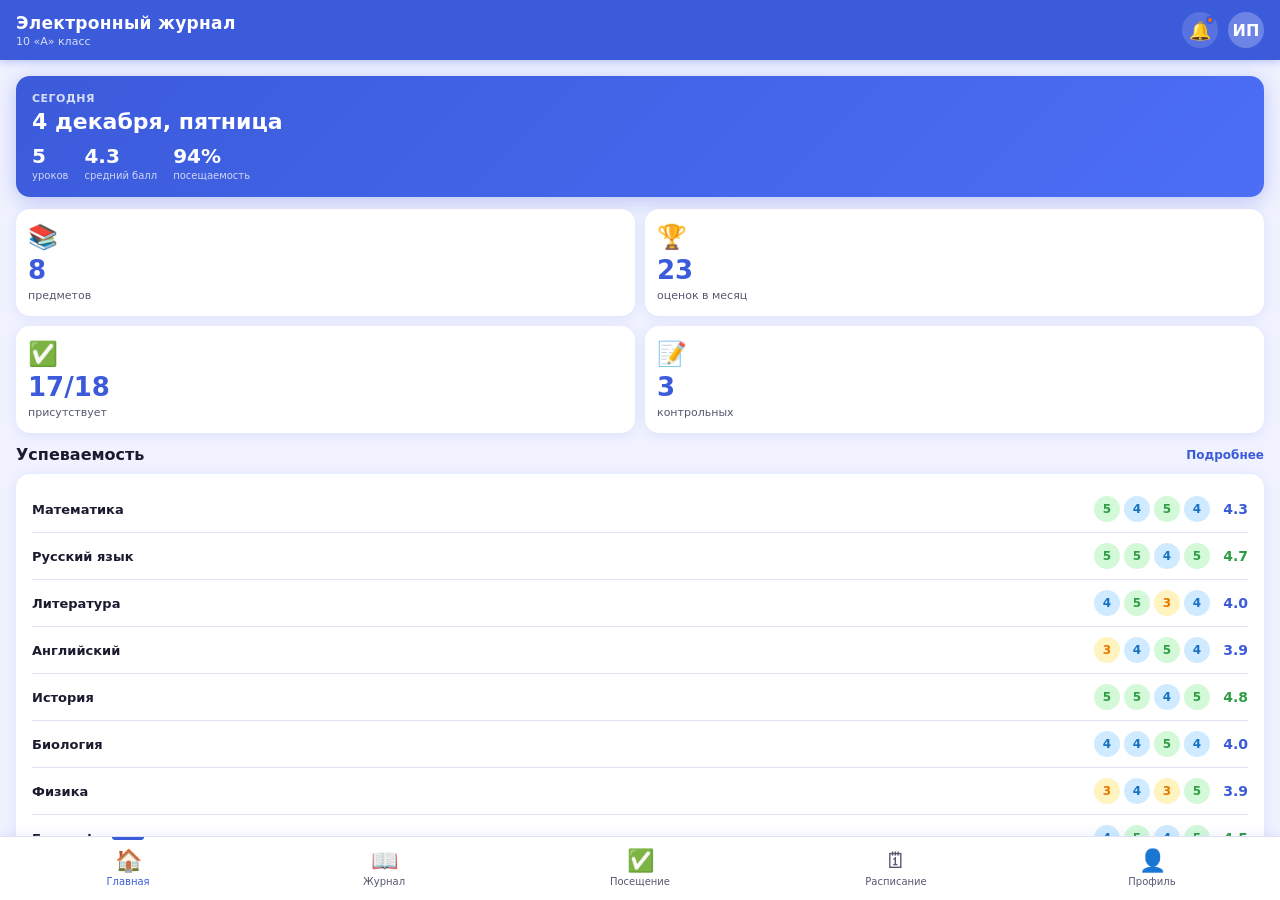
<file: index.html>
<!DOCTYPE html>
<html lang="ru">
<head>
  <meta charset="UTF-8" />
  <meta name="viewport" content="width=device-width, initial-scale=1.0, maximum-scale=1.0, user-scalable=no" />
  <title>Электронный журнал</title>
  <style>
    /* ===== RESET & BASE ===== */
    *, *::before, *::after { box-sizing: border-box; margin: 0; padding: 0; }
    :root {
      --primary:   #3b5bdb;
      --primary-l: #4c6ef5;
      --primary-d: #2f4ac5;
      --accent:    #f76707;
      --success:   #2f9e44;
      --warning:   #e67700;
      --danger:    #c92a2a;
      --bg:        #f0f2ff;
      --card:      #ffffff;
      --text:      #1a1b2e;
      --text-2:    #555770;
      --border:    #dde1f5;
      --nav-h:     64px;
      --header-h:  60px;
      --radius:    14px;
      --shadow:    0 2px 12px rgba(59,91,219,.10);
    }
    html, body { height: 100%; font-family: 'Segoe UI', system-ui, sans-serif; background: var(--bg); color: var(--text); overflow: hidden; }
    button { cursor: pointer; border: none; background: none; font: inherit; }
    input, select { font: inherit; }

    /* ===== LAYOUT ===== */
    #app { display: flex; flex-direction: column; height: 100vh; }
    #header {
      height: var(--header-h);
      background: var(--primary);
      color: #fff;
      display: flex; align-items: center; justify-content: space-between;
      padding: 0 16px;
      flex-shrink: 0;
      box-shadow: 0 2px 8px rgba(59,91,219,.3);
      position: relative;
      z-index: 10;
    }
    #header h1 { font-size: 17px; font-weight: 700; letter-spacing: .3px; }
    #header .subtitle { font-size: 11px; opacity: .8; margin-top: 2px; }
    .header-left { display: flex; flex-direction: column; }
    .header-right { display: flex; align-items: center; gap: 10px; }
    .avatar {
      width: 36px; height: 36px; border-radius: 50%;
      background: rgba(255,255,255,.25);
      display: flex; align-items: center; justify-content: center;
      font-size: 16px; font-weight: 700; color: #fff;
    }
    .notif-btn {
      width: 36px; height: 36px; border-radius: 50%;
      background: rgba(255,255,255,.15);
      display: flex; align-items: center; justify-content: center;
      font-size: 18px; color: #fff; position: relative;
    }
    .notif-badge {
      position: absolute; top: 4px; right: 4px;
      width: 8px; height: 8px; border-radius: 50%;
      background: var(--accent); border: 2px solid var(--primary);
    }

    #content { flex: 1; overflow-y: auto; -webkit-overflow-scrolling: touch; }
    .page { display: none; padding: 16px 16px 80px; animation: fadeIn .2s ease; }
    .page.active { display: block; }
    @keyframes fadeIn { from { opacity: 0; transform: translateY(6px); } to { opacity: 1; transform: translateY(0); } }

    /* ===== BOTTOM NAV ===== */
    #nav {
      height: var(--nav-h);
      background: var(--card);
      border-top: 1px solid var(--border);
      display: flex;
      flex-shrink: 0;
      box-shadow: 0 -2px 12px rgba(59,91,219,.08);
      position: relative; z-index: 10;
    }
    .nav-item {
      flex: 1; display: flex; flex-direction: column;
      align-items: center; justify-content: center; gap: 4px;
      color: var(--text-2); font-size: 10px; font-weight: 500;
      padding: 8px 0; position: relative; transition: color .2s;
    }
    .nav-item.active { color: var(--primary); }
    .nav-item .ico { font-size: 22px; line-height: 1; }
    .nav-item::after {
      content: ''; position: absolute; top: 0; left: 50%;
      transform: translateX(-50%);
      width: 0; height: 3px; border-radius: 0 0 3px 3px;
      background: var(--primary); transition: width .2s;
    }
    .nav-item.active::after { width: 32px; }

    /* ===== CARDS ===== */
    .card {
      background: var(--card); border-radius: var(--radius);
      box-shadow: var(--shadow); padding: 16px; margin-bottom: 12px;
    }
    .card-title { font-size: 13px; font-weight: 700; color: var(--text-2); text-transform: uppercase; letter-spacing: .5px; margin-bottom: 12px; }

    /* ===== STATS ROW ===== */
    .stats-row { display: grid; grid-template-columns: 1fr 1fr; gap: 10px; margin-bottom: 12px; }
    .stat-card {
      background: var(--card); border-radius: var(--radius);
      box-shadow: var(--shadow); padding: 14px 12px;
      display: flex; flex-direction: column; gap: 4px;
    }
    .stat-card .ico { font-size: 24px; }
    .stat-card .val { font-size: 26px; font-weight: 800; color: var(--primary); }
    .stat-card .lbl { font-size: 11px; color: var(--text-2); font-weight: 500; }

    /* ===== BADGE / CHIP ===== */
    .chip {
      display: inline-flex; align-items: center; justify-content: center;
      padding: 2px 8px; border-radius: 20px; font-size: 11px; font-weight: 700;
    }
    .chip-5 { background: #d3f9d8; color: #2f9e44; }
    .chip-4 { background: #d0ebff; color: #1971c2; }
    .chip-3 { background: #fff3bf; color: #e67700; }
    .chip-2 { background: #ffe3e3; color: #c92a2a; }
    .chip-н { background: #ffe8cc; color: #d9480f; }
    .chip-у { background: #d3f9d8; color: #2f9e44; }

    /* ===== SECTION HEADER ===== */
    .sec-header { display: flex; align-items: center; justify-content: space-between; margin-bottom: 10px; }
    .sec-title { font-size: 16px; font-weight: 700; }
    .see-all { font-size: 12px; color: var(--primary); font-weight: 600; }

    /* ===== SCHEDULE ITEMS ===== */
    .lesson-list { display: flex; flex-direction: column; gap: 8px; }
    .lesson-item {
      display: flex; align-items: stretch; gap: 12px;
      background: var(--card); border-radius: var(--radius);
      box-shadow: var(--shadow); overflow: hidden;
    }
    .lesson-color { width: 4px; flex-shrink: 0; }
    .lesson-body { flex: 1; padding: 10px 12px 10px 0; }
    .lesson-name { font-size: 14px; font-weight: 700; }
    .lesson-meta { font-size: 11px; color: var(--text-2); margin-top: 2px; }
    .lesson-time { padding: 10px 12px; text-align: right; flex-shrink: 0; }
    .lesson-time .time { font-size: 13px; font-weight: 700; }
    .lesson-time .dur  { font-size: 10px; color: var(--text-2); margin-top: 2px; }

    /* ===== GRADE TABLE ===== */
    .grade-wrap { overflow-x: auto; -webkit-overflow-scrolling: touch; border-radius: var(--radius); box-shadow: var(--shadow); }
    table { border-collapse: collapse; background: var(--card); width: max-content; min-width: 100%; font-size: 12px; }
    thead tr { background: var(--primary); color: #fff; }
    thead th { padding: 10px 8px; font-weight: 700; white-space: nowrap; position: sticky; top: 0; z-index: 1; }
    thead th:first-child { position: sticky; left: 0; z-index: 2; background: var(--primary); min-width: 130px; text-align: left; }
    tbody tr { border-bottom: 1px solid var(--border); transition: background .15s; }
    tbody tr:last-child { border-bottom: none; }
    tbody tr:nth-child(even) { background: #f7f9ff; }
    tbody tr:active { background: #eef1ff; }
    tbody td { padding: 9px 8px; text-align: center; vertical-align: middle; }
    tbody td:first-child { position: sticky; left: 0; background: inherit; font-weight: 600; text-align: left; border-right: 1px solid var(--border); white-space: nowrap; }
    .avg-col { font-weight: 800; }
    tfoot td { background: #eef1ff; font-weight: 700; padding: 8px; text-align: center; border-top: 2px solid var(--primary); font-size: 11px; }
    tfoot td:first-child { text-align: left; position: sticky; left: 0; background: #eef1ff; border-right: 1px solid var(--border); }

    /* ===== ATTENDANCE ===== */
    .att-summary { display: grid; grid-template-columns: 1fr 1fr 1fr; gap: 8px; margin-bottom: 12px; }
    .att-box { background: var(--card); border-radius: var(--radius); box-shadow: var(--shadow); padding: 12px 8px; text-align: center; }
    .att-box .num { font-size: 22px; font-weight: 800; }
    .att-box .lbl { font-size: 10px; color: var(--text-2); font-weight: 500; margin-top: 2px; }
    .att-green .num { color: var(--success); }
    .att-orange .num { color: var(--warning); }
    .att-red .num { color: var(--danger); }

    .att-list { display: flex; flex-direction: column; gap: 6px; }
    .att-row {
      display: flex; align-items: center; gap: 10px;
      background: var(--card); border-radius: 10px;
      box-shadow: var(--shadow); padding: 10px 12px;
    }
    .att-date { font-size: 12px; color: var(--text-2); min-width: 70px; }
    .att-subj { flex: 1; font-size: 13px; font-weight: 600; }
    .att-status { font-size: 11px; font-weight: 700; }
    .att-present { color: var(--success); }
    .att-absent  { color: var(--danger); }
    .att-late    { color: var(--warning); }

    /* ===== PROFILE ===== */
    .profile-header {
      background: var(--primary);
      border-radius: var(--radius);
      padding: 20px 16px;
      color: #fff;
      display: flex; align-items: center; gap: 14px;
      margin-bottom: 12px;
      box-shadow: var(--shadow);
    }
    .profile-avatar {
      width: 60px; height: 60px; border-radius: 50%;
      background: rgba(255,255,255,.25);
      display: flex; align-items: center; justify-content: center;
      font-size: 26px; font-weight: 800; flex-shrink: 0;
    }
    .profile-name { font-size: 18px; font-weight: 800; }
    .profile-class { font-size: 13px; opacity: .85; margin-top: 3px; }
    .profile-school { font-size: 11px; opacity: .7; margin-top: 1px; }

    .profile-menu { display: flex; flex-direction: column; gap: 2px; }
    .menu-item {
      display: flex; align-items: center; gap: 12px;
      background: var(--card); padding: 14px 16px;
      border-radius: 10px; box-shadow: var(--shadow);
      font-size: 14px; font-weight: 500; color: var(--text);
      transition: background .15s;
    }
    .menu-item:first-child { border-radius: 10px 10px 4px 4px; }
    .menu-item:last-child  { border-radius: 4px 4px 10px 10px; }
    .menu-item + .menu-item { margin-top: 2px; }
    .menu-item .m-ico { font-size: 20px; width: 28px; text-align: center; }
    .menu-item .m-arr { margin-left: auto; color: var(--text-2); font-size: 18px; }
    .menu-item:active { background: #f0f2ff; }

    /* ===== PROGRESS BAR ===== */
    .progress-bar { height: 6px; border-radius: 3px; background: var(--border); overflow: hidden; margin-top: 6px; }
    .progress-fill { height: 100%; border-radius: 3px; background: var(--primary); transition: width .4s; }

    /* ===== SUBJECT GRADES ===== */
    .subj-row { display: flex; align-items: center; gap: 10px; padding: 10px 0; border-bottom: 1px solid var(--border); }
    .subj-row:last-child { border-bottom: none; }
    .subj-name { flex: 1; font-size: 13px; font-weight: 600; }
    .subj-grades { display: flex; gap: 4px; flex-wrap: wrap; }
    .grade-dot {
      width: 26px; height: 26px; border-radius: 50%;
      display: flex; align-items: center; justify-content: center;
      font-size: 12px; font-weight: 800;
    }
    .g5 { background: #d3f9d8; color: #2f9e44; }
    .g4 { background: #d0ebff; color: #1971c2; }
    .g3 { background: #fff3bf; color: #e67700; }
    .g2 { background: #ffe3e3; color: #c92a2a; }
    .subj-avg { font-size: 14px; font-weight: 800; min-width: 28px; text-align: right; }

    /* ===== TODAY CARD ===== */
    .today-card {
      background: linear-gradient(135deg, var(--primary) 0%, var(--primary-l) 100%);
      border-radius: var(--radius);
      padding: 16px;
      color: #fff;
      margin-bottom: 12px;
      box-shadow: 0 4px 20px rgba(59,91,219,.3);
    }
    .today-card .tc-label { font-size: 11px; opacity: .8; font-weight: 600; letter-spacing: .5px; text-transform: uppercase; }
    .today-card .tc-date  { font-size: 22px; font-weight: 800; margin: 4px 0 10px; }
    .today-card .tc-row   { display: flex; gap: 16px; }
    .today-card .tc-item  { display: flex; flex-direction: column; gap: 2px; }
    .today-card .tc-item .v { font-size: 20px; font-weight: 800; }
    .today-card .tc-item .l { font-size: 10px; opacity: .75; }

    /* ===== TABS ===== */
    .tabs { display: flex; gap: 4px; background: var(--border); border-radius: 10px; padding: 3px; margin-bottom: 12px; }
    .tab-btn {
      flex: 1; padding: 7px; border-radius: 7px; font-size: 12px; font-weight: 600;
      color: var(--text-2); transition: all .2s;
    }
    .tab-btn.active { background: var(--card); color: var(--primary); box-shadow: var(--shadow); }

    /* ===== FILTER ROW ===== */
    .filter-row { display: flex; gap: 8px; margin-bottom: 12px; overflow-x: auto; -webkit-overflow-scrolling: touch; padding-bottom: 4px; }
    .filter-chip {
      flex-shrink: 0; padding: 6px 12px; border-radius: 20px; font-size: 12px; font-weight: 600;
      background: var(--card); color: var(--text-2); border: 1.5px solid var(--border);
      transition: all .15s; white-space: nowrap;
    }
    .filter-chip.active { background: var(--primary); color: #fff; border-color: var(--primary); }

    /* ===== MODAL ===== */
    .modal-overlay {
      position: fixed; inset: 0; background: rgba(0,0,0,.45);
      display: none; align-items: flex-end; z-index: 100;
      animation: fadeIn .2s;
    }
    .modal-overlay.open { display: flex; }
    .modal-sheet {
      background: var(--card); border-radius: 20px 20px 0 0;
      width: 100%; padding: 16px;
      animation: slideUp .25s ease;
    }
    @keyframes slideUp { from { transform: translateY(100%); } to { transform: translateY(0); } }
    .modal-handle { width: 36px; height: 4px; border-radius: 2px; background: var(--border); margin: 0 auto 16px; }
    .modal-title { font-size: 17px; font-weight: 800; margin-bottom: 14px; }
    .grade-input-grid { display: grid; grid-template-columns: repeat(5,1fr); gap: 8px; margin-bottom: 16px; }
    .grade-btn {
      aspect-ratio: 1; border-radius: 50%; font-size: 18px; font-weight: 800;
      border: 2px solid transparent; transition: all .15s;
    }
    .grade-btn[data-g="5"] { background: #d3f9d8; color: #2f9e44; }
    .grade-btn[data-g="4"] { background: #d0ebff; color: #1971c2; }
    .grade-btn[data-g="3"] { background: #fff3bf; color: #e67700; }
    .grade-btn[data-g="2"] { background: #ffe3e3; color: #c92a2a; }
    .grade-btn[data-g="н"] { background: #ffe8cc; color: #d9480f; }
    .grade-btn.selected { transform: scale(1.15); border-color: var(--primary); box-shadow: 0 0 0 3px rgba(59,91,219,.2); }
    .modal-save-btn {
      width: 100%; padding: 14px; border-radius: 12px;
      background: var(--primary); color: #fff;
      font-size: 15px; font-weight: 700; letter-spacing: .3px;
    }

    /* ===== SCROLLBAR ===== */
    ::-webkit-scrollbar { width: 3px; height: 3px; }
    ::-webkit-scrollbar-thumb { background: var(--border); border-radius: 3px; }
  </style>
</head>
<body>
<div id="app">

  <!-- HEADER -->
  <header id="header">
    <div class="header-left">
      <h1>Электронный журнал</h1>
      <span class="subtitle" id="hdr-subtitle">10 «А» класс</span>
    </div>
    <div class="header-right">
      <button class="notif-btn">🔔<span class="notif-badge"></span></button>
      <div class="avatar" id="hdr-avatar">ИП</div>
    </div>
  </header>

  <!-- CONTENT -->
  <div id="content">

    <!-- ===== ГЛАВНАЯ ===== -->
    <section id="page-home" class="page active">

      <div class="today-card">
        <div class="tc-label">Сегодня</div>
        <div class="tc-date" id="today-date">16 июня, понедельник</div>
        <div class="tc-row">
          <div class="tc-item"><span class="v" id="tc-lessons">5</span><span class="l">уроков</span></div>
          <div class="tc-item"><span class="v" id="tc-avg">4.3</span><span class="l">средний балл</span></div>
          <div class="tc-item"><span class="v" id="tc-att">94%</span><span class="l">посещаемость</span></div>
        </div>
      </div>

      <div class="stats-row">
        <div class="stat-card">
          <span class="ico">📚</span>
          <span class="val">8</span>
          <span class="lbl">предметов</span>
        </div>
        <div class="stat-card">
          <span class="ico">🏆</span>
          <span class="val">23</span>
          <span class="lbl">оценок в месяц</span>
        </div>
        <div class="stat-card">
          <span class="ico">✅</span>
          <span class="val">17/18</span>
          <span class="lbl">присутствует</span>
        </div>
        <div class="stat-card">
          <span class="ico">📝</span>
          <span class="val">3</span>
          <span class="lbl">контрольных</span>
        </div>
      </div>

      <div class="sec-header">
        <span class="sec-title">Успеваемость</span>
        <button class="see-all" onclick="goPage('grades')">Подробнее</button>
      </div>
      <div class="card" style="padding: 12px 16px;">
        <div id="home-subjects"></div>
      </div>

      <div class="sec-header" style="margin-top:4px;">
        <span class="sec-title">Расписание на сегодня</span>
        <button class="see-all" onclick="goPage('schedule')">Всё</button>
      </div>
      <div class="lesson-list" id="home-schedule"></div>

    </section>

    <!-- ===== ЖУРНАЛ (оценки) ===== -->
    <section id="page-grades" class="page">
      <div class="tabs">
        <button class="tab-btn active" onclick="switchGradeTab('journal',this)">Журнал</button>
        <button class="tab-btn" onclick="switchGradeTab('subjects',this)">По предметам</button>
      </div>

      <div id="grade-tab-journal">
        <div class="filter-row" id="grade-filter-row"></div>
        <div class="grade-wrap" id="grade-table-wrap"></div>
      </div>

      <div id="grade-tab-subjects" style="display:none;">
        <div class="card" id="subjects-list"></div>
      </div>
    </section>

    <!-- ===== ПОСЕЩАЕМОСТЬ ===== -->
    <section id="page-attendance" class="page">
      <div class="att-summary">
        <div class="att-box att-green">
          <div class="num" id="att-num-present">—</div>
          <div class="lbl">Присутствовал</div>
        </div>
        <div class="att-box att-orange">
          <div class="num" id="att-num-late">—</div>
          <div class="lbl">Опоздал</div>
        </div>
        <div class="att-box att-red">
          <div class="num" id="att-num-absent">—</div>
          <div class="lbl">Отсутствовал</div>
        </div>
      </div>
      <div class="card" style="margin-bottom:12px; padding:12px 16px;">
        <div class="card-title">Посещаемость за месяц</div>
        <div style="font-size:28px; font-weight:800; color:var(--primary)" id="att-pct">—</div>
        <div class="progress-bar" style="margin-top:8px;"><div class="progress-fill" id="att-bar" style="width:0%"></div></div>
        <div style="font-size:11px; color:var(--text-2); margin-top:6px;">Норма: 75%</div>
      </div>
      <div class="sec-header">
        <span class="sec-title">История</span>
        <div class="filter-chip active">Май–Июнь</div>
      </div>
      <div class="att-list" id="att-list"></div>
    </section>

    <!-- ===== РАСПИСАНИЕ ===== -->
    <section id="page-schedule" class="page">
      <div class="filter-row" id="sched-days"></div>
      <div class="lesson-list" id="sched-list"></div>
    </section>

    <!-- ===== ПРОФИЛЬ ===== -->
    <section id="page-profile" class="page">
      <div class="profile-header">
        <div class="profile-avatar" id="prof-avatar">ИП</div>
        <div>
          <div class="profile-name" id="prof-name">Иванов Петр</div>
          <div class="profile-class" id="prof-class">10 «А» класс</div>
          <div class="profile-school" id="prof-school">МБОУ СОШ №42</div>
        </div>
      </div>

      <div style="margin-bottom:12px;">
        <div class="card-title" style="padding: 0 4px 8px;">Учётные данные</div>
        <div class="profile-menu">
          <div class="menu-item"><span class="m-ico">👤</span>Личные данные<span class="m-arr">›</span></div>
          <div class="menu-item"><span class="m-ico">🎓</span>Успеваемость<span class="m-arr">›</span></div>
          <div class="menu-item"><span class="m-ico">📅</span>Расписание<span class="m-arr">›</span></div>
        </div>
      </div>
      <div style="margin-bottom:12px;">
        <div class="card-title" style="padding: 0 4px 8px;">Настройки</div>
        <div class="profile-menu">
          <div class="menu-item"><span class="m-ico">🔔</span>Уведомления<span class="m-arr">›</span></div>
          <div class="menu-item"><span class="m-ico">🔒</span>Безопасность<span class="m-arr">›</span></div>
          <div class="menu-item"><span class="m-ico">🌙</span>Тёмная тема<span class="m-arr">›</span></div>
        </div>
      </div>
      <div>
        <div class="card-title" style="padding: 0 4px 8px;">Прочее</div>
        <div class="profile-menu">
          <div class="menu-item"><span class="m-ico">❓</span>Помощь<span class="m-arr">›</span></div>
          <div class="menu-item" style="color:var(--danger);"><span class="m-ico">🚪</span>Выйти</div>
        </div>
      </div>
    </section>

  </div>

  <!-- BOTTOM NAV -->
  <nav id="nav">
    <button class="nav-item active" onclick="goPage('home')"><span class="ico">🏠</span>Главная</button>
    <button class="nav-item" onclick="goPage('grades')"><span class="ico">📖</span>Журнал</button>
    <button class="nav-item" onclick="goPage('attendance')"><span class="ico">✅</span>Посещение</button>
    <button class="nav-item" onclick="goPage('schedule')"><span class="ico">🗓</span>Расписание</button>
    <button class="nav-item" onclick="goPage('profile')"><span class="ico">👤</span>Профиль</button>
  </nav>
</div>

<!-- ADD GRADE MODAL -->
<div class="modal-overlay" id="modal-grade">
  <div class="modal-sheet">
    <div class="modal-handle"></div>
    <div class="modal-title" id="modal-title">Поставить оценку</div>
    <div style="font-size:13px; color:var(--text-2); margin-bottom:12px;" id="modal-student"></div>
    <div class="grade-input-grid">
      <button class="grade-btn" data-g="5" onclick="selectGrade('5')">5</button>
      <button class="grade-btn" data-g="4" onclick="selectGrade('4')">4</button>
      <button class="grade-btn" data-g="3" onclick="selectGrade('3')">3</button>
      <button class="grade-btn" data-g="2" onclick="selectGrade('2')">2</button>
      <button class="grade-btn" data-g="н" onclick="selectGrade('н')">Н</button>
    </div>
    <button class="modal-save-btn" onclick="saveGrade()">Сохранить</button>
    <div style="height:8px;"></div>
  </div>
</div>

<script>
/* ===== DATA ===== */
const STUDENT = { name: 'Иванов Петр', initials: 'ИП', class: '10 «А»', school: 'МБОУ СОШ №42' };

const SUBJECTS = [
  { id:'math',  name:'Математика',    teacher:'Козлова О.В.', color:'#4c6ef5' },
  { id:'rus',   name:'Русский язык',  teacher:'Петрова А.М.', color:'#f76707' },
  { id:'lit',   name:'Литература',    teacher:'Смирнова Е.К.', color:'#2f9e44' },
  { id:'eng',   name:'Английский',    teacher:'Кузнецова Н.С.', color:'#e64980' },
  { id:'hist',  name:'История',       teacher:'Орлов И.Д.', color:'#7950f2' },
  { id:'bio',   name:'Биология',      teacher:'Фёдорова Т.Р.', color:'#099268' },
  { id:'phys',  name:'Физика',        teacher:'Морозов А.В.', color:'#1971c2' },
  { id:'geo',   name:'География',     teacher:'Лебедева С.П.', color:'#c2255c' },
];

const DATES = ['01.06','03.06','05.06','07.06','10.06','12.06','14.06','16.06'];

// grades[subjectId][dateIndex] = grade string or ''
const grades = {
  math: ['4','5','3','5','4','','5','4'],
  rus:  ['5','4','5','','5','4','','5'],
  lit:  ['4','','4','4','5','3','4',''],
  eng:  ['3','4','','4','3','4','5','4'],
  hist: ['5','5','','5','','5','4','5'],
  bio:  ['4','3','4','','4','5','','4'],
  phys: ['3','4','5','3','','4','3','5'],
  geo:  ['4','','5','4','5','','4','5'],
};

const SCHEDULE = {
  Пн: [
    { subj:'math',  time:'08:00', dur:'45 мин', room:'305' },
    { subj:'rus',   time:'08:50', dur:'45 мин', room:'204' },
    { subj:'lit',   time:'09:50', dur:'45 мин', room:'204' },
    { subj:'eng',   time:'10:40', dur:'45 мин', room:'107' },
    { subj:'phys',  time:'11:40', dur:'45 мин', room:'401' },
  ],
  Вт: [
    { subj:'hist',  time:'08:00', dur:'45 мин', room:'301' },
    { subj:'bio',   time:'08:50', dur:'45 мин', room:'202' },
    { subj:'math',  time:'09:50', dur:'45 мин', room:'305' },
    { subj:'geo',   time:'10:40', dur:'45 мин', room:'208' },
  ],
  Ср: [
    { subj:'eng',   time:'08:00', dur:'45 мин', room:'107' },
    { subj:'phys',  time:'08:50', dur:'45 мин', room:'401' },
    { subj:'rus',   time:'09:50', dur:'45 мин', room:'204' },
    { subj:'lit',   time:'10:40', dur:'45 мин', room:'204' },
    { subj:'hist',  time:'11:40', dur:'45 мин', room:'301' },
  ],
  Чт: [
    { subj:'math',  time:'08:00', dur:'45 мин', room:'305' },
    { subj:'bio',   time:'08:50', dur:'45 мин', room:'202' },
    { subj:'eng',   time:'09:50', dur:'45 мин', room:'107' },
    { subj:'geo',   time:'10:40', dur:'45 мин', room:'208' },
    { subj:'phys',  time:'11:40', dur:'45 мин', room:'401' },
  ],
  Пт: [
    { subj:'rus',   time:'08:00', dur:'45 мин', room:'204' },
    { subj:'math',  time:'08:50', dur:'45 мин', room:'305' },
    { subj:'lit',   time:'09:50', dur:'45 мин', room:'204' },
    { subj:'hist',  time:'10:40', dur:'45 мин', room:'301' },
  ],
};

const ATT_DATA = [
  { date:'16.06', subj:'Математика',  status:'present' },
  { date:'16.06', subj:'Русский язык',status:'present' },
  { date:'14.06', subj:'Физика',      status:'late'    },
  { date:'14.06', subj:'Английский',  status:'present' },
  { date:'12.06', subj:'История',     status:'absent'  },
  { date:'12.06', subj:'Биология',    status:'present' },
  { date:'10.06', subj:'Математика',  status:'present' },
  { date:'10.06', subj:'Русский язык',status:'present' },
  { date:'07.06', subj:'Физика',      status:'present' },
  { date:'07.06', subj:'Английский',  status:'absent'  },
  { date:'05.06', subj:'История',     status:'present' },
  { date:'05.06', subj:'География',   status:'present' },
  { date:'03.06', subj:'Математика',  status:'late'    },
  { date:'03.06', subj:'Литература',  status:'present' },
  { date:'01.06', subj:'Биология',    status:'present' },
  { date:'01.06', subj:'Физика',      status:'present' },
];

/* ===== HELPERS ===== */
function subj(id) { return SUBJECTS.find(s => s.id === id); }
function avg(arr) {
  const nums = arr.filter(g => g && !isNaN(+g)).map(Number);
  if (!nums.length) return null;
  return (nums.reduce((a,b)=>a+b,0)/nums.length).toFixed(1);
}
function gradeClass(g) {
  if (!g) return '';
  if (g==='н') return 'chip-н';
  if (g==='у') return 'chip-у';
  return 'chip-'+g;
}
function gradeDotClass(g) {
  const m = {'5':'g5','4':'g4','3':'g3','2':'g2'};
  return m[g] || '';
}
function avgColor(a) {
  if (!a) return '';
  const n = parseFloat(a);
  if (n>=4.5) return 'var(--success)';
  if (n>=3.5) return 'var(--primary)';
  if (n>=2.5) return 'var(--warning)';
  return 'var(--danger)';
}

/* ===== TODAY ===== */
function initToday() {
  const days = ['воскресенье','понедельник','вторник','среда','четверг','пятница','суббота'];
  const months = ['января','февраля','марта','апреля','мая','июня','июля','августа','сентября','октября','ноября','декабря'];
  const d = new Date();
  document.getElementById('today-date').textContent =
    d.getDate()+' '+months[d.getMonth()]+', '+days[d.getDay()];
}

/* ===== HOME ===== */
function initHome() {
  // subjects mini list
  const el = document.getElementById('home-subjects');
  el.innerHTML = SUBJECTS.map(s => {
    const gs = grades[s.id];
    const a  = avg(gs);
    const dots = gs.filter(g=>g&&!isNaN(+g)).slice(-4).map(g =>
      `<div class="grade-dot ${gradeDotClass(g)}">${g}</div>`
    ).join('');
    return `<div class="subj-row">
      <div class="subj-name">${s.name}</div>
      <div class="subj-grades">${dots}</div>
      <div class="subj-avg" style="color:${avgColor(a)}">${a||'—'}</div>
    </div>`;
  }).join('');

  // today schedule (Пн)
  const today = ['Пн','Вт','Ср','Чт','Пт'][new Date().getDay()-1] || 'Пн';
  const lessons = SCHEDULE[today] || SCHEDULE['Пн'];
  const el2 = document.getElementById('home-schedule');
  el2.innerHTML = lessons.slice(0,4).map(l => lessonHTML(l)).join('');
}

function lessonHTML(l) {
  const s = subj(l.subj);
  return `<div class="lesson-item">
    <div class="lesson-color" style="background:${s.color}"></div>
    <div class="lesson-body">
      <div class="lesson-name">${s.name}</div>
      <div class="lesson-meta">${s.teacher} · Каб. ${l.room}</div>
    </div>
    <div class="lesson-time">
      <div class="time">${l.time}</div>
      <div class="dur">${l.dur}</div>
    </div>
  </div>`;
}

/* ===== GRADES ===== */
let currentGradeTab = 'journal';
let selectedDateFilter = 'all';
let modalData = {};
let selectedGrade = '';

function initGrades() {
  buildFilterRow();
  buildGradeTable();
  buildSubjectsList();
}

function buildFilterRow() {
  const el = document.getElementById('grade-filter-row');
  const filters = [{ id:'all', label:'Все' }, ...DATES.map(d=>({id:d,label:d}))];
  el.innerHTML = filters.map(f =>
    `<button class="filter-chip${f.id===selectedDateFilter?' active':''}"
      onclick="setDateFilter('${f.id}',this)">${f.label}</button>`
  ).join('');
}

function setDateFilter(id, btn) {
  selectedDateFilter = id;
  document.querySelectorAll('#grade-filter-row .filter-chip').forEach(b=>b.classList.remove('active'));
  btn.classList.add('active');
  buildGradeTable();
}

function buildGradeTable() {
  const dates = selectedDateFilter === 'all' ? DATES : [selectedDateFilter];
  const di = dates.map(d => DATES.indexOf(d));
  const wrap = document.getElementById('grade-table-wrap');
  let html = '<table><thead><tr><th>Предмет</th>';
  dates.forEach(d => { html += `<th>${d}</th>`; });
  html += '<th>Ср.</th></tr></thead><tbody>';

  SUBJECTS.forEach(s => {
    const row = di.map(i => grades[s.id][i] || '');
    const a = avg(row);
    html += `<tr><td>${s.name}</td>`;
    row.forEach((g,idx) => {
      const realIdx = di[idx];
      html += `<td onclick="openGradeModal('${s.id}',${realIdx})">`
            + (g ? `<span class="chip ${gradeClass(g)}">${g}</span>` : '<span style="color:var(--border);font-size:16px;">·</span>')
            + `</td>`;
    });
    html += `<td class="avg-col" style="color:${avgColor(a)}">${a||'—'}</td></tr>`;
  });

  // avg row
  html += '</tbody><tfoot><tr><td>Ср. балл</td>';
  di.forEach(i => {
    const dayGrades = SUBJECTS.map(s=>grades[s.id][i]).filter(g=>g&&!isNaN(+g)).map(Number);
    const a = dayGrades.length ? (dayGrades.reduce((a,b)=>a+b,0)/dayGrades.length).toFixed(1) : '—';
    html += `<td>${a}</td>`;
  });
  const allG = Object.values(grades).flat().filter(g=>g&&!isNaN(+g)).map(Number);
  const totalAvg = allG.length ? (allG.reduce((a,b)=>a+b,0)/allG.length).toFixed(1) : '—';
  html += `<td><b>${totalAvg}</b></td></tr></tfoot></table>`;
  wrap.innerHTML = html;
}

function buildSubjectsList() {
  const el = document.getElementById('subjects-list');
  el.innerHTML = SUBJECTS.map(s => {
    const gs = grades[s.id];
    const a  = avg(gs);
    const dots = gs.filter(g=>g&&!isNaN(+g)).map(g =>
      `<div class="grade-dot ${gradeDotClass(g)}">${g}</div>`
    ).join('');
    return `<div class="subj-row">
      <div style="display:flex;flex-direction:column;gap:2px;flex:1">
        <div class="subj-name">${s.name}</div>
        <div style="font-size:11px;color:var(--text-2)">${s.teacher}</div>
        <div class="subj-grades" style="margin-top:4px;">${dots}</div>
      </div>
      <div class="subj-avg" style="color:${avgColor(a)};font-size:18px;">${a||'—'}</div>
    </div>`;
  }).join('');
}

function switchGradeTab(tab, btn) {
  document.querySelectorAll('.tabs .tab-btn').forEach(b=>b.classList.remove('active'));
  btn.classList.add('active');
  document.getElementById('grade-tab-journal').style.display  = tab==='journal'  ? '' : 'none';
  document.getElementById('grade-tab-subjects').style.display = tab==='subjects' ? '' : 'none';
}

/* ===== MODAL ===== */
function openGradeModal(subjId, dateIdx) {
  const s = subj(subjId);
  modalData = { subjId, dateIdx };
  selectedGrade = grades[subjId][dateIdx] || '';
  document.getElementById('modal-title').textContent   = s.name;
  document.getElementById('modal-student').textContent = `Дата: ${DATES[dateIdx]} · Учитель: ${s.teacher}`;
  document.querySelectorAll('.grade-btn').forEach(b => {
    b.classList.toggle('selected', b.dataset.g === selectedGrade);
  });
  document.getElementById('modal-grade').classList.add('open');
}

function selectGrade(g) {
  selectedGrade = g;
  document.querySelectorAll('.grade-btn').forEach(b => {
    b.classList.toggle('selected', b.dataset.g === g);
  });
}

function saveGrade() {
  if (!selectedGrade && grades[modalData.subjId][modalData.dateIdx]) {
    grades[modalData.subjId][modalData.dateIdx] = '';
  } else {
    grades[modalData.subjId][modalData.dateIdx] = selectedGrade;
  }
  document.getElementById('modal-grade').classList.remove('open');
  buildGradeTable();
  buildSubjectsList();
  initHome();
}

document.getElementById('modal-grade').addEventListener('click', e => {
  if (e.target === e.currentTarget) e.currentTarget.classList.remove('open');
});

/* ===== ATTENDANCE ===== */
function initAttendance() {
  const present = ATT_DATA.filter(a=>a.status==='present').length;
  const late    = ATT_DATA.filter(a=>a.status==='late').length;
  const absent  = ATT_DATA.filter(a=>a.status==='absent').length;
  const total   = ATT_DATA.length;
  const pct     = Math.round((present+late)/total*100);

  document.getElementById('att-num-present').textContent = present;
  document.getElementById('att-num-late').textContent    = late;
  document.getElementById('att-num-absent').textContent  = absent;
  document.getElementById('att-pct').textContent         = pct+'%';
  document.getElementById('att-bar').style.width         = pct+'%';

  const statusLabel = { present:'Присутствовал', absent:'Отсутствовал', late:'Опоздал' };
  const statusClass = { present:'att-present', absent:'att-absent', late:'att-late' };
  const statusIcon  = { present:'✓', absent:'✗', late:'⚠' };

  document.getElementById('att-list').innerHTML = ATT_DATA.map(a =>
    `<div class="att-row">
      <div class="att-date">${a.date}</div>
      <div class="att-subj">${a.subj}</div>
      <div class="att-status ${statusClass[a.status]}">${statusIcon[a.status]} ${statusLabel[a.status]}</div>
    </div>`
  ).join('');
}

/* ===== SCHEDULE ===== */
const DAYS = ['Пн','Вт','Ср','Чт','Пт'];
let activeDay = 'Пн';

function initSchedule() {
  const daysEl = document.getElementById('sched-days');
  daysEl.innerHTML = DAYS.map(d =>
    `<button class="filter-chip${d===activeDay?' active':''}" onclick="setDay('${d}',this)">${d}</button>`
  ).join('');
  renderScheduleDay();
}

function setDay(d, btn) {
  activeDay = d;
  document.querySelectorAll('#sched-days .filter-chip').forEach(b=>b.classList.remove('active'));
  btn.classList.add('active');
  renderScheduleDay();
}

function renderScheduleDay() {
  const lessons = SCHEDULE[activeDay] || [];
  document.getElementById('sched-list').innerHTML = lessons.map((l,i) =>
    `<div style="display:flex;align-items:center;gap:8px;margin-bottom:0;">
      <div style="color:var(--text-2);font-size:12px;font-weight:700;width:18px;text-align:right;">${i+1}</div>
      ${lessonHTML(l)}
     </div>`
  ).join('<div style="height:8px;"></div>');
}

/* ===== PROFILE ===== */
function initProfile() {
  const initials = STUDENT.initials;
  document.getElementById('hdr-avatar').textContent   = initials;
  document.getElementById('prof-avatar').textContent  = initials;
  document.getElementById('prof-name').textContent    = STUDENT.name;
  document.getElementById('prof-class').textContent   = STUDENT.class+' класс';
  document.getElementById('prof-school').textContent  = STUDENT.school;
  document.getElementById('hdr-subtitle').textContent = STUDENT.class+' класс';
}

/* ===== NAVIGATION ===== */
const PAGE_IDS = { home:'page-home', grades:'page-grades', attendance:'page-attendance', schedule:'page-schedule', profile:'page-profile' };
let currentPage = 'home';

function goPage(name) {
  if (currentPage === name) return;
  currentPage = name;
  document.querySelectorAll('.page').forEach(p => p.classList.remove('active'));
  document.getElementById(PAGE_IDS[name]).classList.add('active');
  document.querySelectorAll('.nav-item').forEach((btn,i) => {
    const map = ['home','grades','attendance','schedule','profile'];
    btn.classList.toggle('active', map[i]===name);
  });
  document.getElementById('content').scrollTop = 0;

  if (name==='grades')     initGrades();
  if (name==='attendance') initAttendance();
  if (name==='schedule')   initSchedule();
}

/* ===== INIT ===== */
initToday();
initProfile();
initHome();
initAttendance();
initSchedule();
</script>
</body>
</html>
</file>
